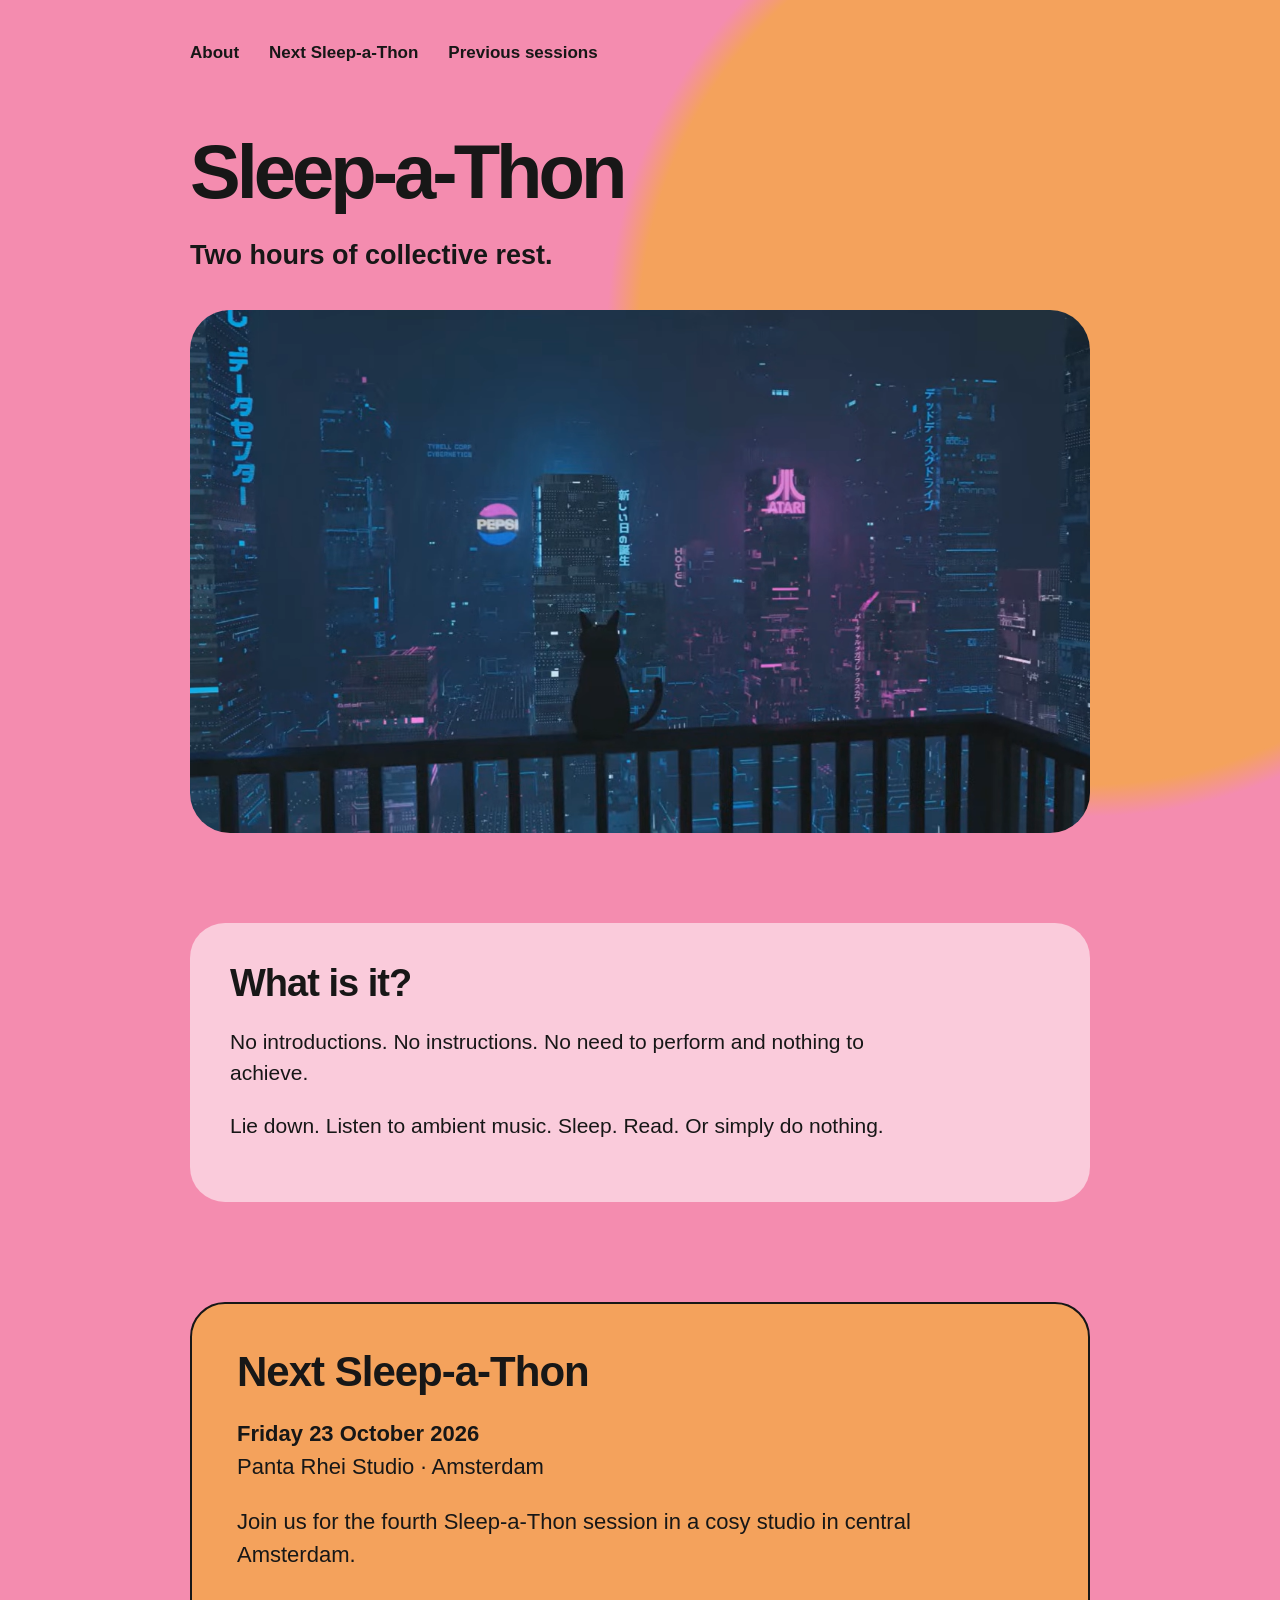
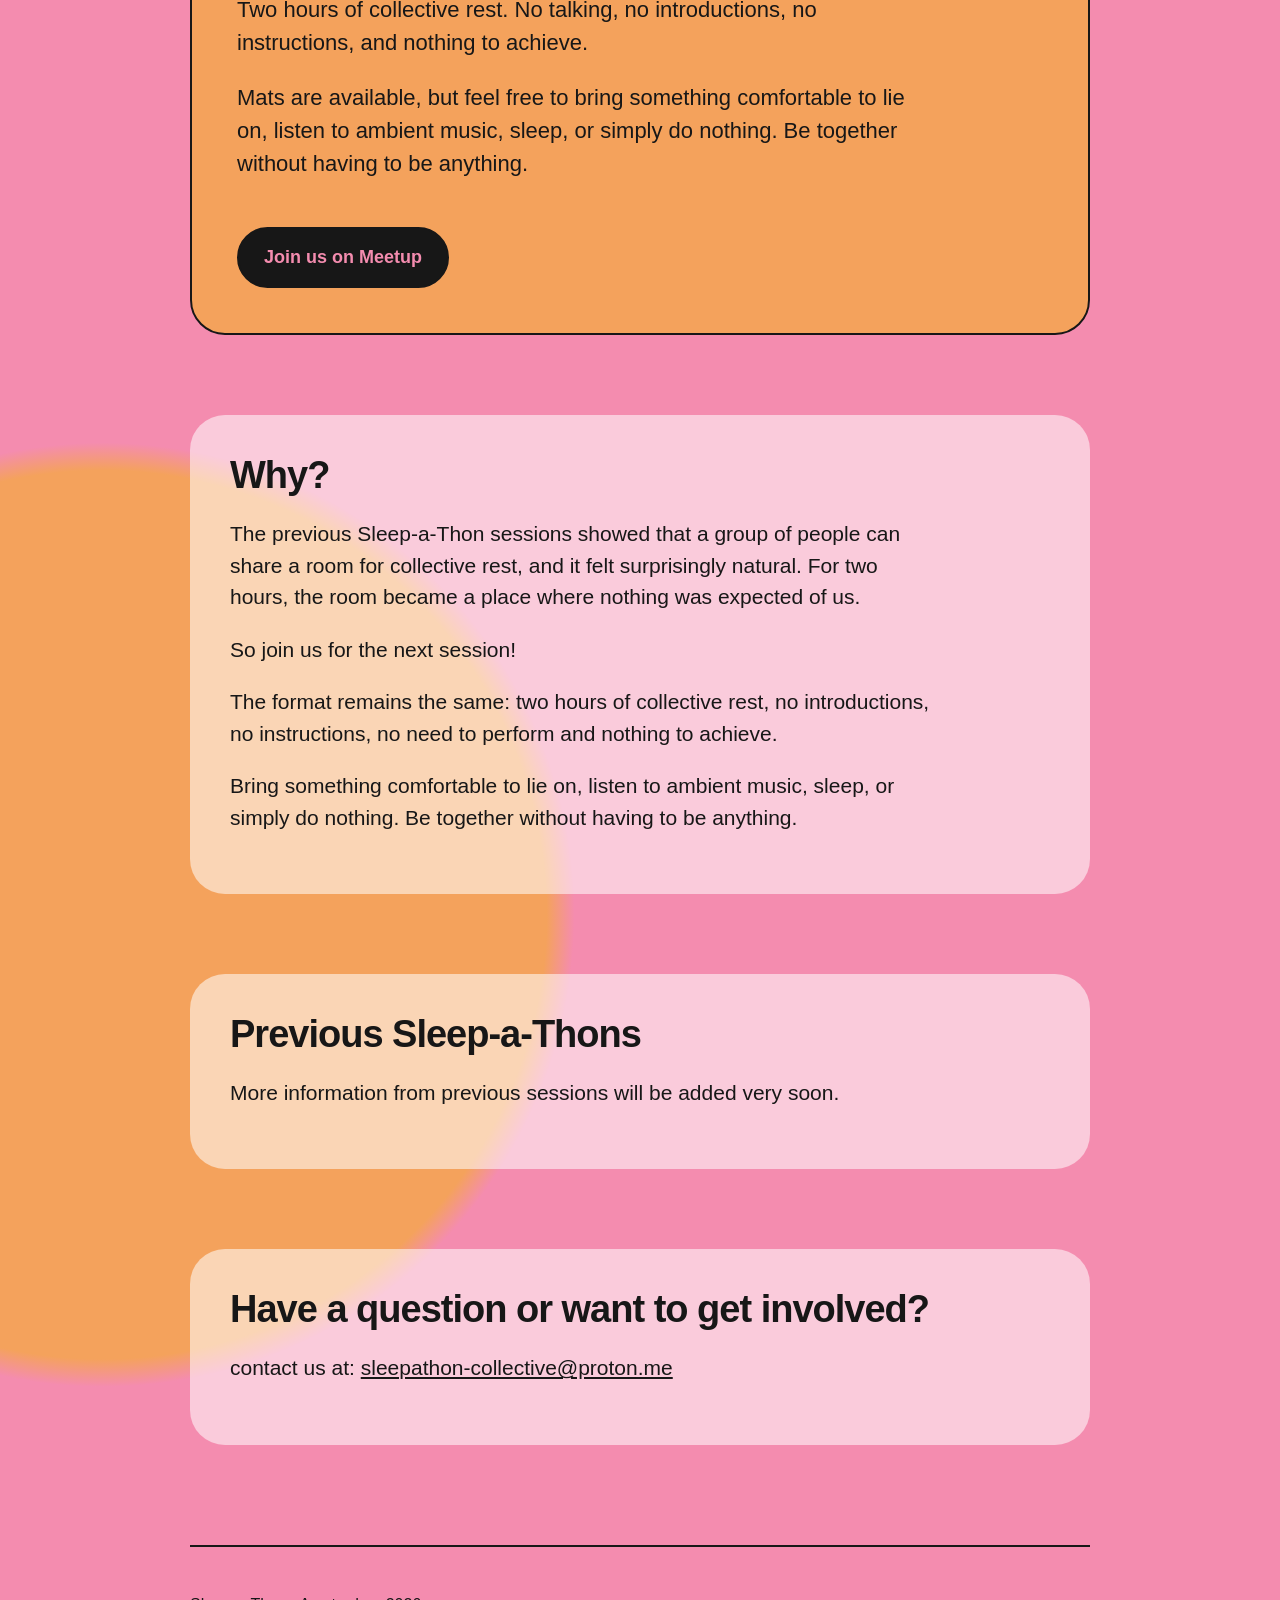
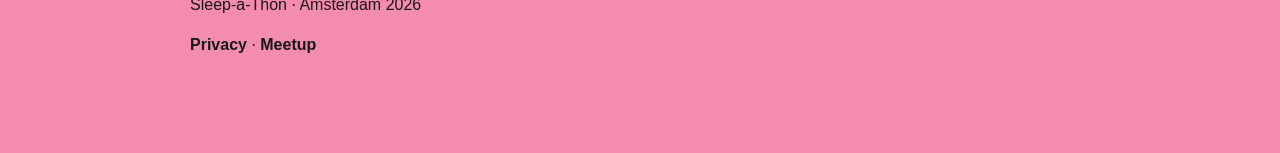
<file: index.html>
<!DOCTYPE html>
<html lang="en">

<head>
    <meta charset="UTF-8">
    <meta name="viewport" content="width=device-width, initial-scale=1.0">

    <title>Sleep-a-Thon</title>

    <link rel="stylesheet" href="style.css">
</head>

<body>

    <nav>
        <a href="#about">About</a>
        <a href="#next">Next Sleep-a-Thon</a>
        <a href="#previous">Previous sessions</a>
    </nav>


    <section class="hero">

        <h1>Sleep-a-Thon</h1>

        <p>Two hours of collective rest.</p>

        <img src="deep sleep - 3.png"
             alt="People taking part in a Sleep-a-Thon">

    </section>


    <section class="info" id="about">

        <h2>What is it?</h2>

        <p>
            No introductions. No instructions.
            No need to perform and nothing to achieve.
        </p>

        <p>
            Lie down. Listen to ambient music.
            Sleep. Read. Or simply do nothing.
        </p>

    </section>


<div class="event" id="next">

    <h2>Next Sleep-a-Thon</h2>

    <p>
        <strong>Friday 23 October 2026</strong><br>
        Panta Rhei Studio · Amsterdam
    </p>

    <p>
        Join us for the fourth Sleep-a-Thon session in a cosy studio
        in central Amsterdam.
    </p>

    <p>
        Two hours of collective rest. No talking, no introductions,
        no instructions, and nothing to achieve.
    </p>

    <p>
        Mats are available, but feel free to bring something comfortable
        to lie on, listen to ambient music, sleep, or simply do nothing.
        Be together without having to be anything.
    </p>

    <a class="button"
       href="https://www.meetup.com/join-the-sleep-a-thon/"
       target="_blank">
        Join us on Meetup
    </a>

</div>


    <section class="info">

        <h2>Why?</h2>

        <p>
            The previous Sleep-a-Thon sessions showed that
            a group of people can share a room for collective rest,
            and it felt surprisingly natural. For two hours, the room
            became a place where nothing was expected of us.
        </p>

        <p>
            So join us for the next session!
            
        </p>

        <p>
            The format remains the same: two hours of collective rest,
            no introductions, no instructions, no need to perform
            and nothing to achieve.
        </p>

        <p>
            Bring something comfortable to lie on,
            listen to ambient music, sleep, or simply do nothing.
            Be together without having to be anything.
        </p>

    </section>


    <section class="info" id="previous">

        <h2>Previous Sleep-a-Thons</h2>

        <p>
            More information from previous sessions
            will be added very soon.
        </p>

    </section>


    <section class="info contact">

        <h2>Have a question or want to get involved?</h2>

        <p>
            contact us at:
            <a href="mailto:sleepathon-collective@proton.me">
                sleepathon-collective@proton.me
            </a>
        </p>

    </section>


    <footer>

        <p>
            Sleep-a-Thon · Amsterdam 2026
        </p>

        <p>
            <a href="privacy.html">Privacy</a>
            ·
            <a href="https://www.meetup.com/join-the-sleep-a-thon/"
               target="_blank">
                Meetup
            </a>
        </p>

    </footer>

</body>

</html>
</file>
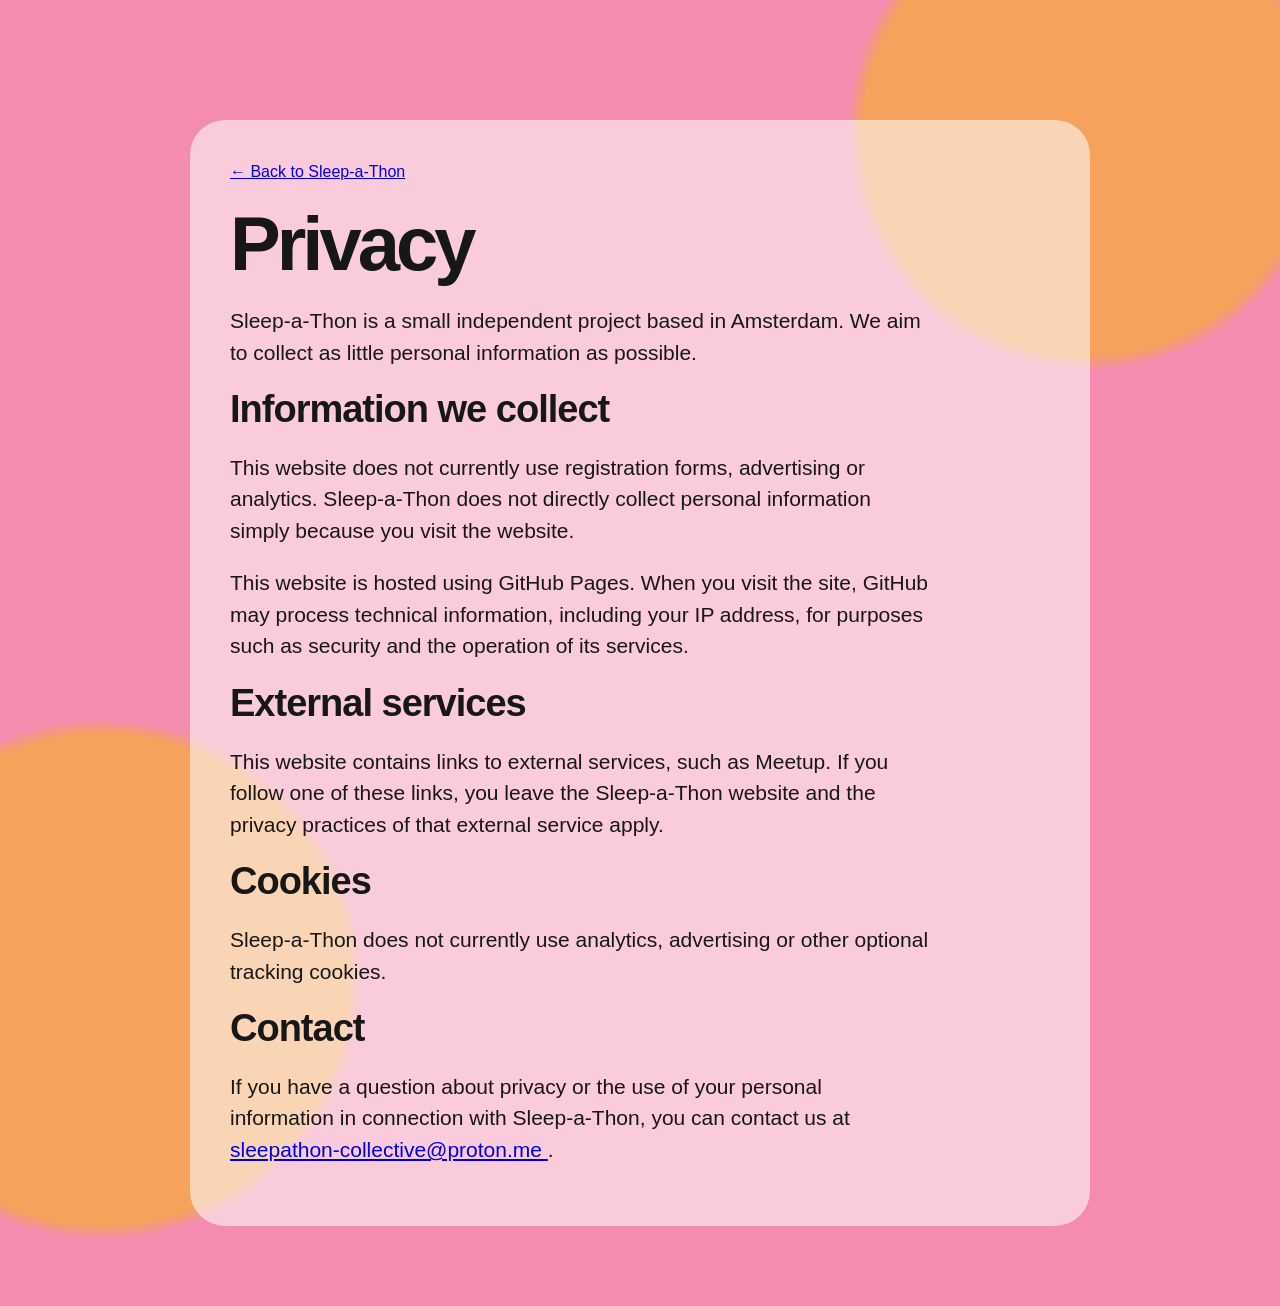
<file: privacy.html>
<!DOCTYPE html>
<html lang="en">

<head>
    <meta charset="UTF-8">
    <meta name="viewport" content="width=device-width, initial-scale=1.0">

    <title>Privacy · Sleep-a-Thon</title>

    <link rel="stylesheet" href="style.css">
</head>

<body>

    <section class="info">

        <a class="back-link" href="/">← Back to Sleep-a-Thon</a>

        <h1>Privacy</h1>

        <p>
            Sleep-a-Thon is a small independent project based in Amsterdam.
            We aim to collect as little personal information as possible.
        </p>

        <h2>Information we collect</h2>

        <p>
            This website does not currently use registration forms,
            advertising or analytics. Sleep-a-Thon does not directly
            collect personal information simply because you visit the website.
        </p>

        <p>
            This website is hosted using GitHub Pages. When you visit the site,
            GitHub may process technical information, including your IP address,
            for purposes such as security and the operation of its services.
        </p>
<h2>External services</h2>

<p>
    This website contains links to external services, such as Meetup.
    If you follow one of these links, you leave the Sleep-a-Thon website
    and the privacy practices of that external service apply.
</p>
<h2>Cookies</h2>

<p>
    Sleep-a-Thon does not currently use analytics, advertising
    or other optional tracking cookies.
</p>
<h2>Contact</h2>

<p>
  If you have a question about privacy or the use of your personal information
  in connection with Sleep-a-Thon, you can contact us at
  <a href="mailto:sleepathon-collective@proton.me">
    sleepathon-collective@proton.me
  </a>.
</p>
    </section>

</body>

</html>
</file>
<file: style.css>
body {
    max-width: 900px;
    margin: 0 auto;
    padding: 40px 30px 80px 30px;

    font-family: Arial, Helvetica, sans-serif;
    line-height: 1.5;

    color: #171717;

    background:
        radial-gradient(
            circle at 85% 10%,
            #f4a25c 0%,
            #f4a25c 14%,
            transparent 15%
        ),
        radial-gradient(
            circle at 8% 75%,
            #f4a25c 0%,
            #f4a25c 16%,
            transparent 17%
        ),
        #f48caf;
}


/* NAVIGATION */

nav {
    display: flex;
    gap: 30px;
    margin-bottom: 70px;

    font-size: 17px;
    font-weight: bold;
}

nav a {
    color: #171717;
    text-decoration: none;
}

nav a:hover {
    text-decoration: underline;
}


/* HERO */

.hero {
    margin-bottom: 90px;
}

h1 {
    font-size: 76px;
    line-height: 0.95;

    letter-spacing: -4px;

    margin-top: 0;
    margin-bottom: 25px;

    font-weight: 800;
}

.hero p {
    font-size: 27px;
    font-weight: bold;

    margin-bottom: 35px;
}


/* IMAGE */

img {
    width: 100%;
    height: auto;

    display: block;

    border-radius: 40px;

    margin-top: 30px;
    margin-bottom: 30px;
}


/* NORMAL TEXT */

h2 {
    margin-top: 90px;
    margin-bottom: 20px;

    font-size: 38px;
    line-height: 1.1;

    letter-spacing: -1px;

    font-weight: 800;
}

p {
    font-size: 21px;
    max-width: 700px;
}


/* EVENT */

.event {
    margin-top: 100px;

    padding: 45px;

    background: #f4a25c;

    border: 2px solid #171717;
    border-radius: 35px;
}

.event h2 {
    margin-top: 0;
    font-size: 42px;
}

.event p {
    font-size: 22px;
}


/* BUTTON */

.button {
    display: inline-block;

    margin-top: 25px;

    padding: 15px 25px;

    background: #171717;
    color: #f48caf;

    border: 2px solid #171717;
    border-radius: 40px;

    text-decoration: none;

    font-weight: bold;
    font-size: 18px;
}

.button:hover {
    background: transparent;
    color: #171717;
}


/* INFO SECTIONS */

.info {
    margin-top: 80px;
    padding: 40px;

    background: rgba(255, 255, 255, 0.55);

    border-radius: 35px;
}

.info h2 {
    margin-top: 0;
}


/* FOOTER */

footer {
    margin-top: 100px;
    padding-top: 30px;

    border-top: 2px solid #171717;
}

footer p {
    font-size: 16px;
}

footer a {
    color: #171717;
    font-weight: bold;
    text-decoration: none;
}

footer a:hover {
    text-decoration: underline;
}


/* BACK LINK */

.back-link {
    display: inline-block;
    margin-bottom: 24px;
}


/* CONTACT */

.contact a {
    color: #171717;
}


/* MOBILE */

@media (max-width: 600px) {

    body {
        padding: 25px 18px 60px 18px;
    }

    nav {
        flex-direction: column;
        gap: 8px;
        margin-bottom: 50px;
    }

    h1 {
        font-size: 50px;
        letter-spacing: -2px;
    }

    .hero p {
        font-size: 22px;
    }

    h2 {
        font-size: 30px;
    }

    p {
        font-size: 18px;
    }

    img {
        border-radius: 25px;
    }

    .event {
        padding: 25px;
        border-radius: 25px;
    }

    .event h2 {
        font-size: 32px;
    }

    .info {
        padding: 25px;
        border-radius: 25px;
    }
}
</file>
